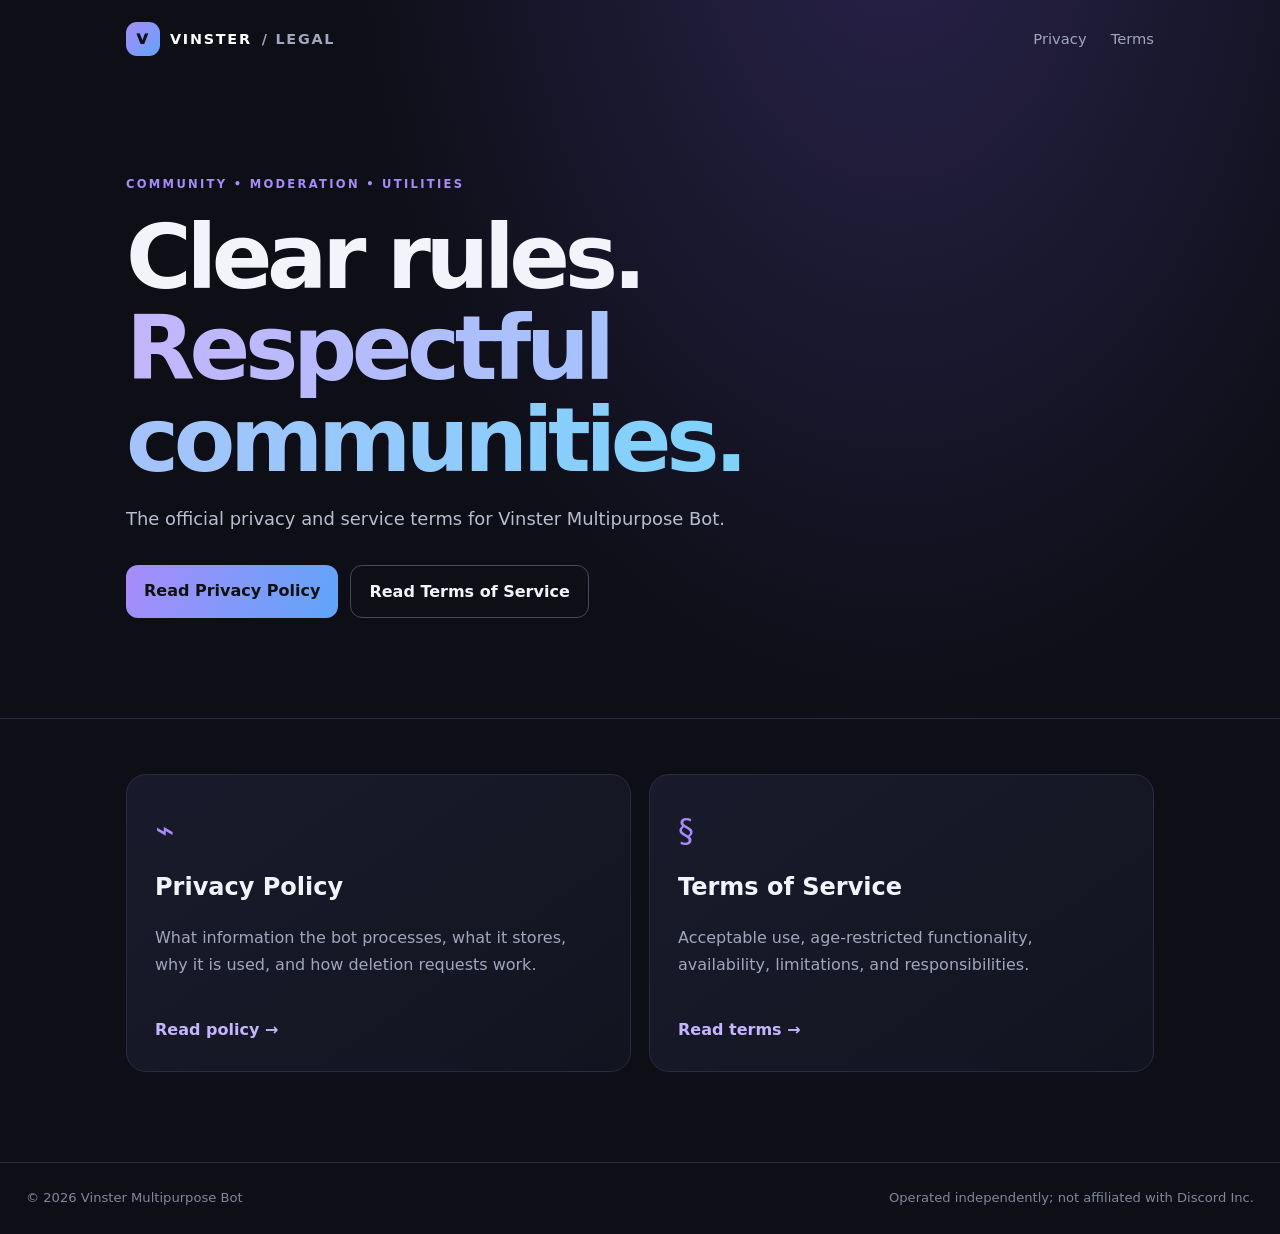
<file: index.html>
<!doctype html>
<html lang="en">
<head>
  <meta charset="utf-8"><meta name="viewport" content="width=device-width, initial-scale=1">
  <meta name="theme-color" content="#10111b"><meta name="description" content="Privacy Policy and Terms of Service for Vinster Multipurpose Bot.">
  <title>Vinster Multipurpose Bot — Legal</title><link rel="stylesheet" href="styles.css">
</head>
<body>
<header class="hero"><nav><a class="brand" href="index.html"><span class="mark">V</span> VINSTER <span class="muted">/ LEGAL</span></a><div class="navlinks"><a href="privacy.html">Privacy</a><a href="terms.html">Terms</a></div></nav>
  <div class="hero-content"><p class="eyebrow">COMMUNITY • MODERATION • UTILITIES</p><h1>Clear rules.<br><span>Respectful communities.</span></h1><p class="lead">The official privacy and service terms for Vinster Multipurpose Bot.</p><div class="actions"><a class="button primary" href="privacy.html">Read Privacy Policy</a><a class="button secondary" href="terms.html">Read Terms of Service</a></div></div>
</header>
<main class="cards"><a class="card" href="privacy.html"><div class="icon">⌁</div><h2>Privacy Policy</h2><p>What information the bot processes, what it stores, why it is used, and how deletion requests work.</p><span>Read policy →</span></a><a class="card" href="terms.html"><div class="icon">§</div><h2>Terms of Service</h2><p>Acceptable use, age-restricted functionality, availability, limitations, and responsibilities.</p><span>Read terms →</span></a></main>
<footer><span>© <span id="year"></span> Vinster Multipurpose Bot</span><span>Operated independently; not affiliated with Discord Inc.</span></footer><script>document.getElementById('year').textContent=new Date().getFullYear()</script>
</body></html>
</file>
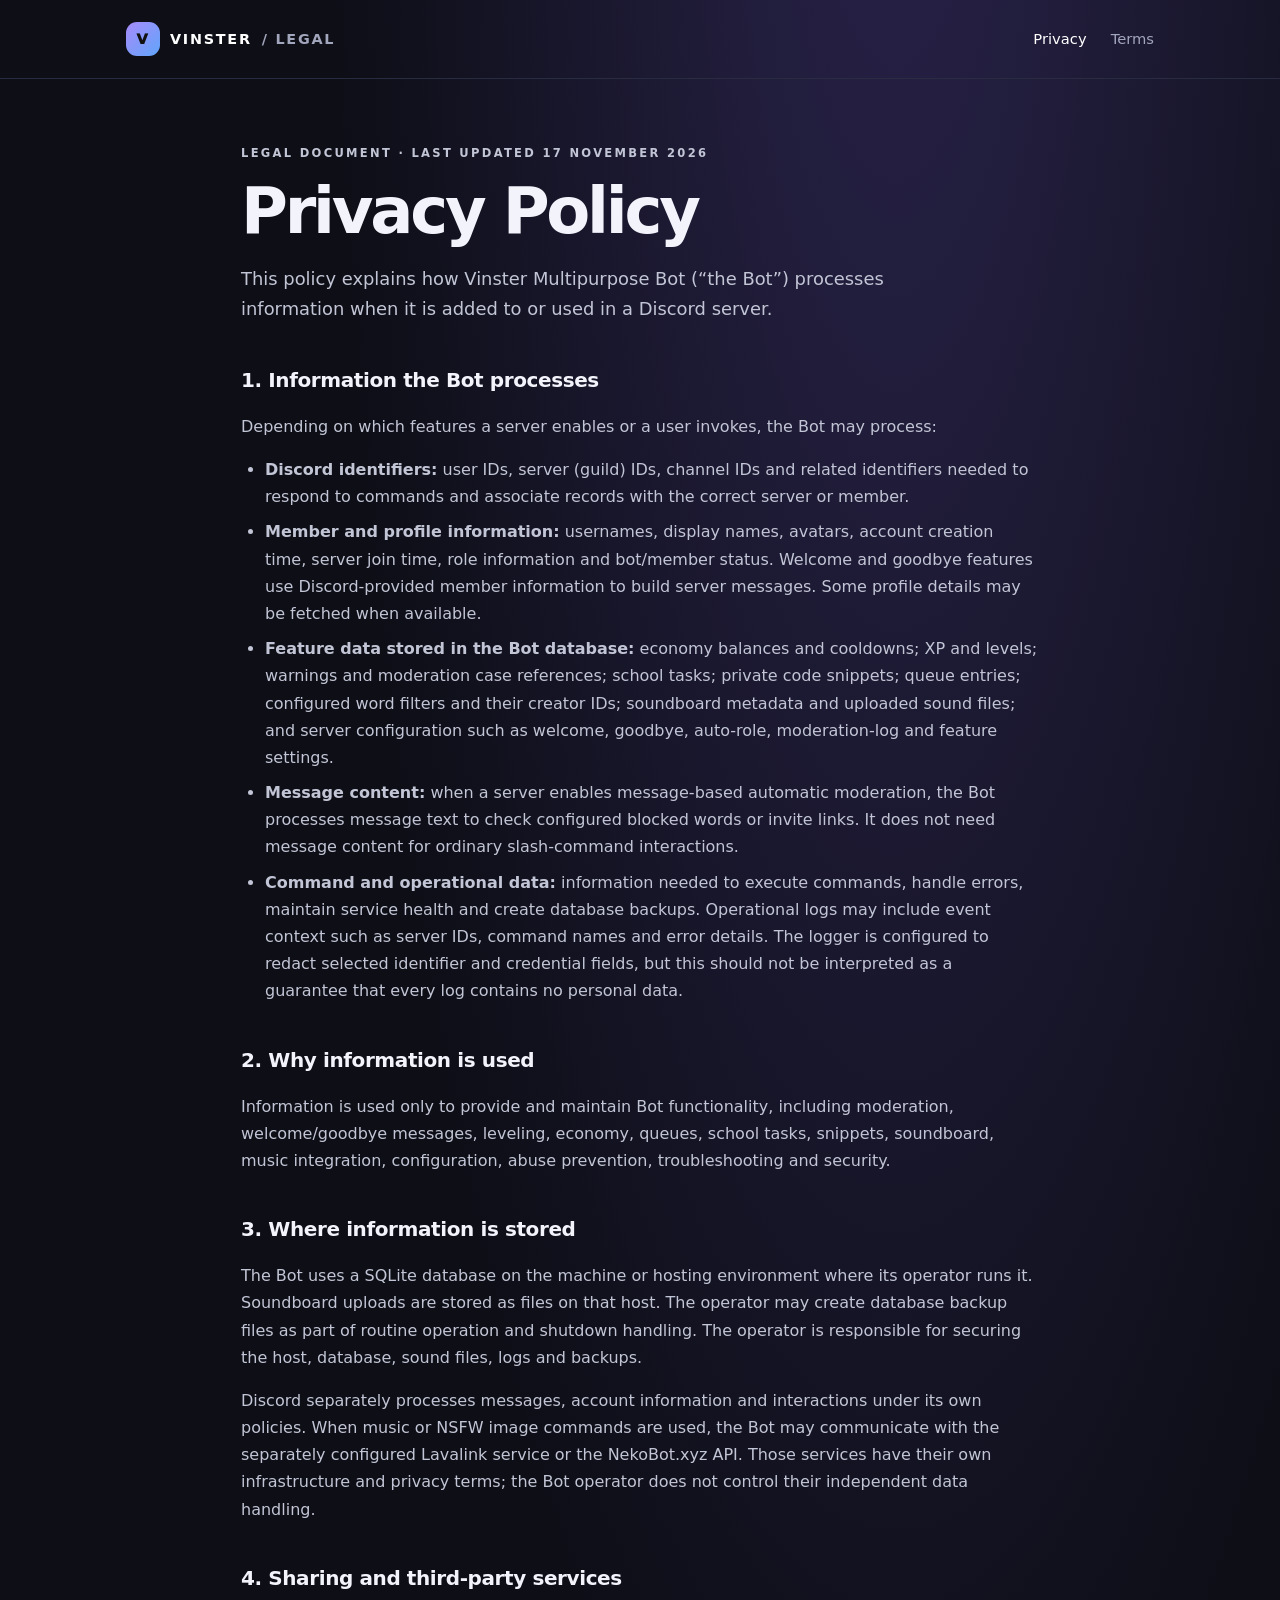
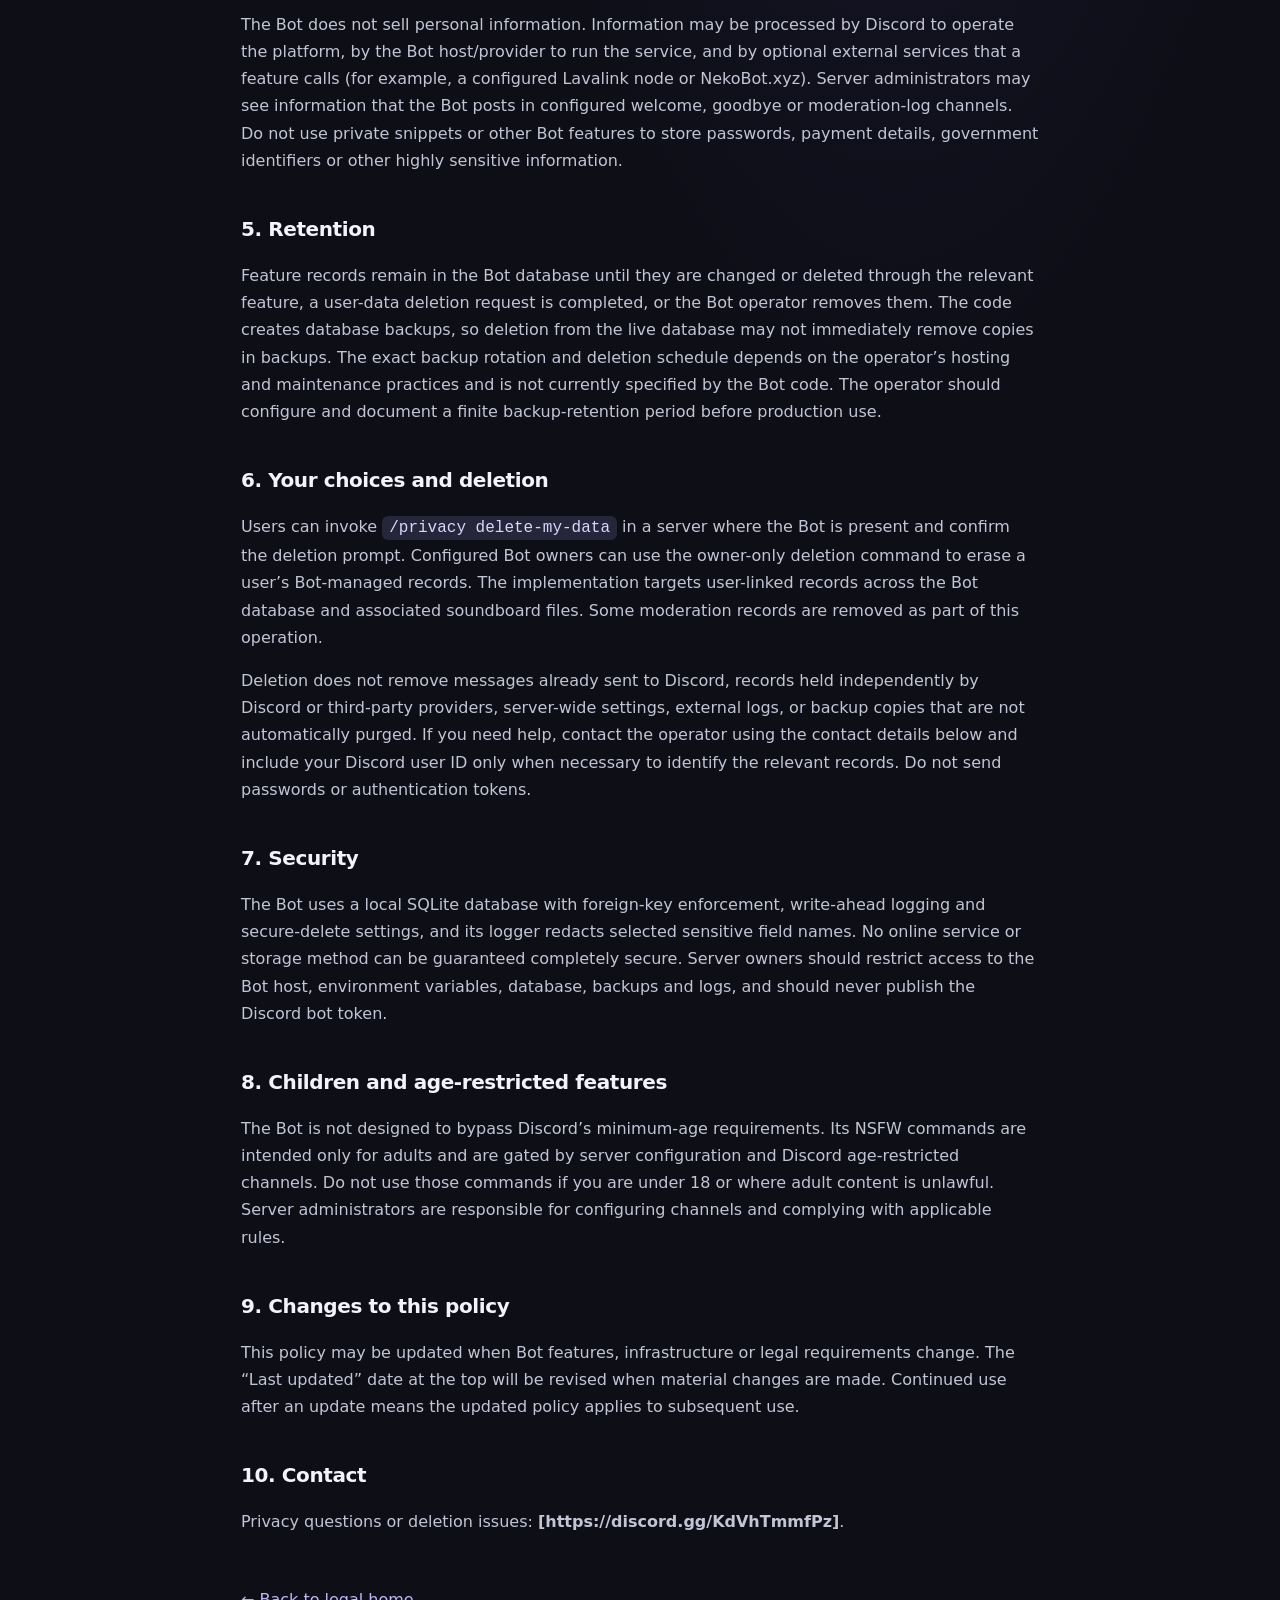
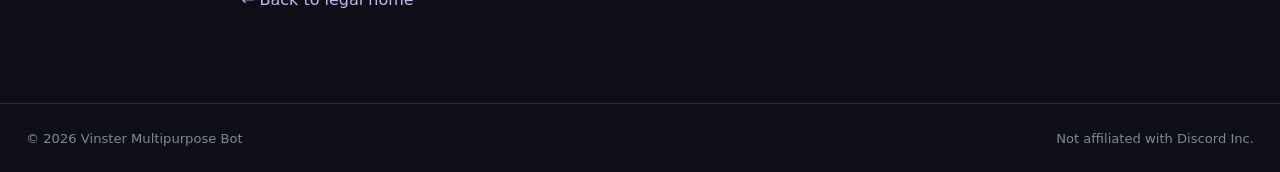
<file: privacy.html>
<!doctype html><html lang="en"><head><meta charset="utf-8"><meta name="viewport" content="width=device-width,initial-scale=1"><meta name="theme-color" content="#10111b"><title>Privacy Policy — Vinster Multipurpose Bot</title><link rel="stylesheet" href="styles.css"></head><body>
<header class="top"><nav><a class="brand" href="index.html"><span class="mark">V</span> VINSTER <span class="muted">/ LEGAL</span></a><div class="navlinks"><a class="active" href="privacy.html">Privacy</a><a href="terms.html">Terms</a></div></nav></header>
<main class="document"><p class="eyebrow">LEGAL DOCUMENT · LAST UPDATED 17 NOVEMBER 2026</p><h1>Privacy Policy</h1><p class="lead">This policy explains how Vinster Multipurpose Bot (“the Bot”) processes information when it is added to or used in a Discord server.</p>

<h2>1. Information the Bot processes</h2><p>Depending on which features a server enables or a user invokes, the Bot may process:</p><ul><li><strong>Discord identifiers:</strong> user IDs, server (guild) IDs, channel IDs and related identifiers needed to respond to commands and associate records with the correct server or member.</li><li><strong>Member and profile information:</strong> usernames, display names, avatars, account creation time, server join time, role information and bot/member status. Welcome and goodbye features use Discord-provided member information to build server messages. Some profile details may be fetched when available.</li><li><strong>Feature data stored in the Bot database:</strong> economy balances and cooldowns; XP and levels; warnings and moderation case references; school tasks; private code snippets; queue entries; configured word filters and their creator IDs; soundboard metadata and uploaded sound files; and server configuration such as welcome, goodbye, auto-role, moderation-log and feature settings.</li><li><strong>Message content:</strong> when a server enables message-based automatic moderation, the Bot processes message text to check configured blocked words or invite links. It does not need message content for ordinary slash-command interactions.</li><li><strong>Command and operational data:</strong> information needed to execute commands, handle errors, maintain service health and create database backups. Operational logs may include event context such as server IDs, command names and error details. The logger is configured to redact selected identifier and credential fields, but this should not be interpreted as a guarantee that every log contains no personal data.</li></ul>
<h2>2. Why information is used</h2><p>Information is used only to provide and maintain Bot functionality, including moderation, welcome/goodbye messages, leveling, economy, queues, school tasks, snippets, soundboard, music integration, configuration, abuse prevention, troubleshooting and security.</p>
<h2>3. Where information is stored</h2><p>The Bot uses a SQLite database on the machine or hosting environment where its operator runs it. Soundboard uploads are stored as files on that host. The operator may create database backup files as part of routine operation and shutdown handling. The operator is responsible for securing the host, database, sound files, logs and backups.</p><p>Discord separately processes messages, account information and interactions under its own policies. When music or NSFW image commands are used, the Bot may communicate with the separately configured Lavalink service or the NekoBot.xyz API. Those services have their own infrastructure and privacy terms; the Bot operator does not control their independent data handling.</p>
<h2>4. Sharing and third-party services</h2><p>The Bot does not sell personal information. Information may be processed by Discord to operate the platform, by the Bot host/provider to run the service, and by optional external services that a feature calls (for example, a configured Lavalink node or NekoBot.xyz). Server administrators may see information that the Bot posts in configured welcome, goodbye or moderation-log channels. Do not use private snippets or other Bot features to store passwords, payment details, government identifiers or other highly sensitive information.</p>
<h2>5. Retention</h2><p>Feature records remain in the Bot database until they are changed or deleted through the relevant feature, a user-data deletion request is completed, or the Bot operator removes them. The code creates database backups, so deletion from the live database may not immediately remove copies in backups. The exact backup rotation and deletion schedule depends on the operator’s hosting and maintenance practices and is not currently specified by the Bot code. The operator should configure and document a finite backup-retention period before production use.</p>
<h2>6. Your choices and deletion</h2><p>Users can invoke <code>/privacy delete-my-data</code> in a server where the Bot is present and confirm the deletion prompt. Configured Bot owners can use the owner-only deletion command to erase a user’s Bot-managed records. The implementation targets user-linked records across the Bot database and associated soundboard files. Some moderation records are removed as part of this operation.</p><p>Deletion does not remove messages already sent to Discord, records held independently by Discord or third-party providers, server-wide settings, external logs, or backup copies that are not automatically purged. If you need help, contact the operator using the contact details below and include your Discord user ID only when necessary to identify the relevant records. Do not send passwords or authentication tokens.</p>
<h2>7. Security</h2><p>The Bot uses a local SQLite database with foreign-key enforcement, write-ahead logging and secure-delete settings, and its logger redacts selected sensitive field names. No online service or storage method can be guaranteed completely secure. Server owners should restrict access to the Bot host, environment variables, database, backups and logs, and should never publish the Discord bot token.</p>
<h2>8. Children and age-restricted features</h2><p>The Bot is not designed to bypass Discord’s minimum-age requirements. Its NSFW commands are intended only for adults and are gated by server configuration and Discord age-restricted channels. Do not use those commands if you are under 18 or where adult content is unlawful. Server administrators are responsible for configuring channels and complying with applicable rules.</p>
<h2>9. Changes to this policy</h2><p>This policy may be updated when Bot features, infrastructure or legal requirements change. The “Last updated” date at the top will be revised when material changes are made. Continued use after an update means the updated policy applies to subsequent use.</p>
<h2>10. Contact</h2><p>Privacy questions or deletion issues: <strong>[https://discord.gg/KdVhTmmfPz]</strong>.</p>
<p class="back"><a href="index.html">← Back to legal home</a></p></main><footer><span>© 2026 Vinster Multipurpose Bot</span><span>Not affiliated with Discord Inc.</span></footer></body></html>
</file>
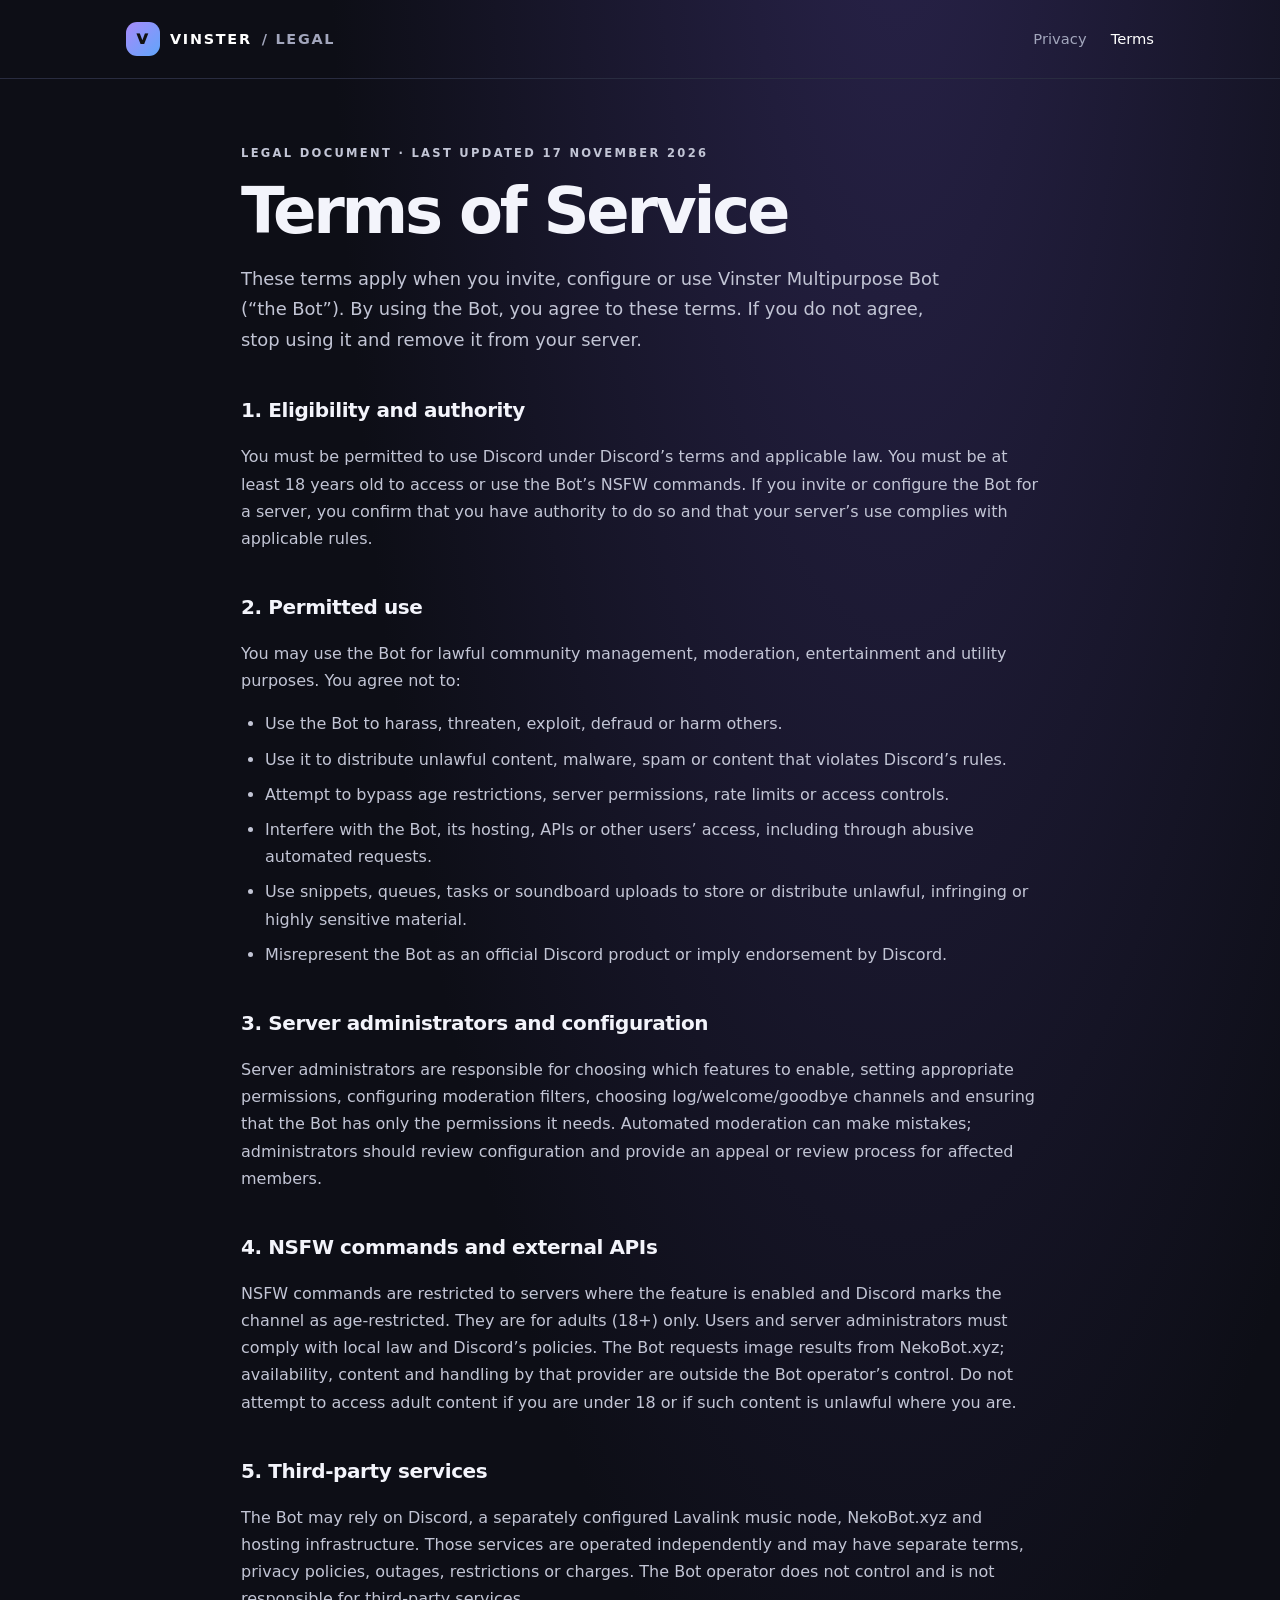
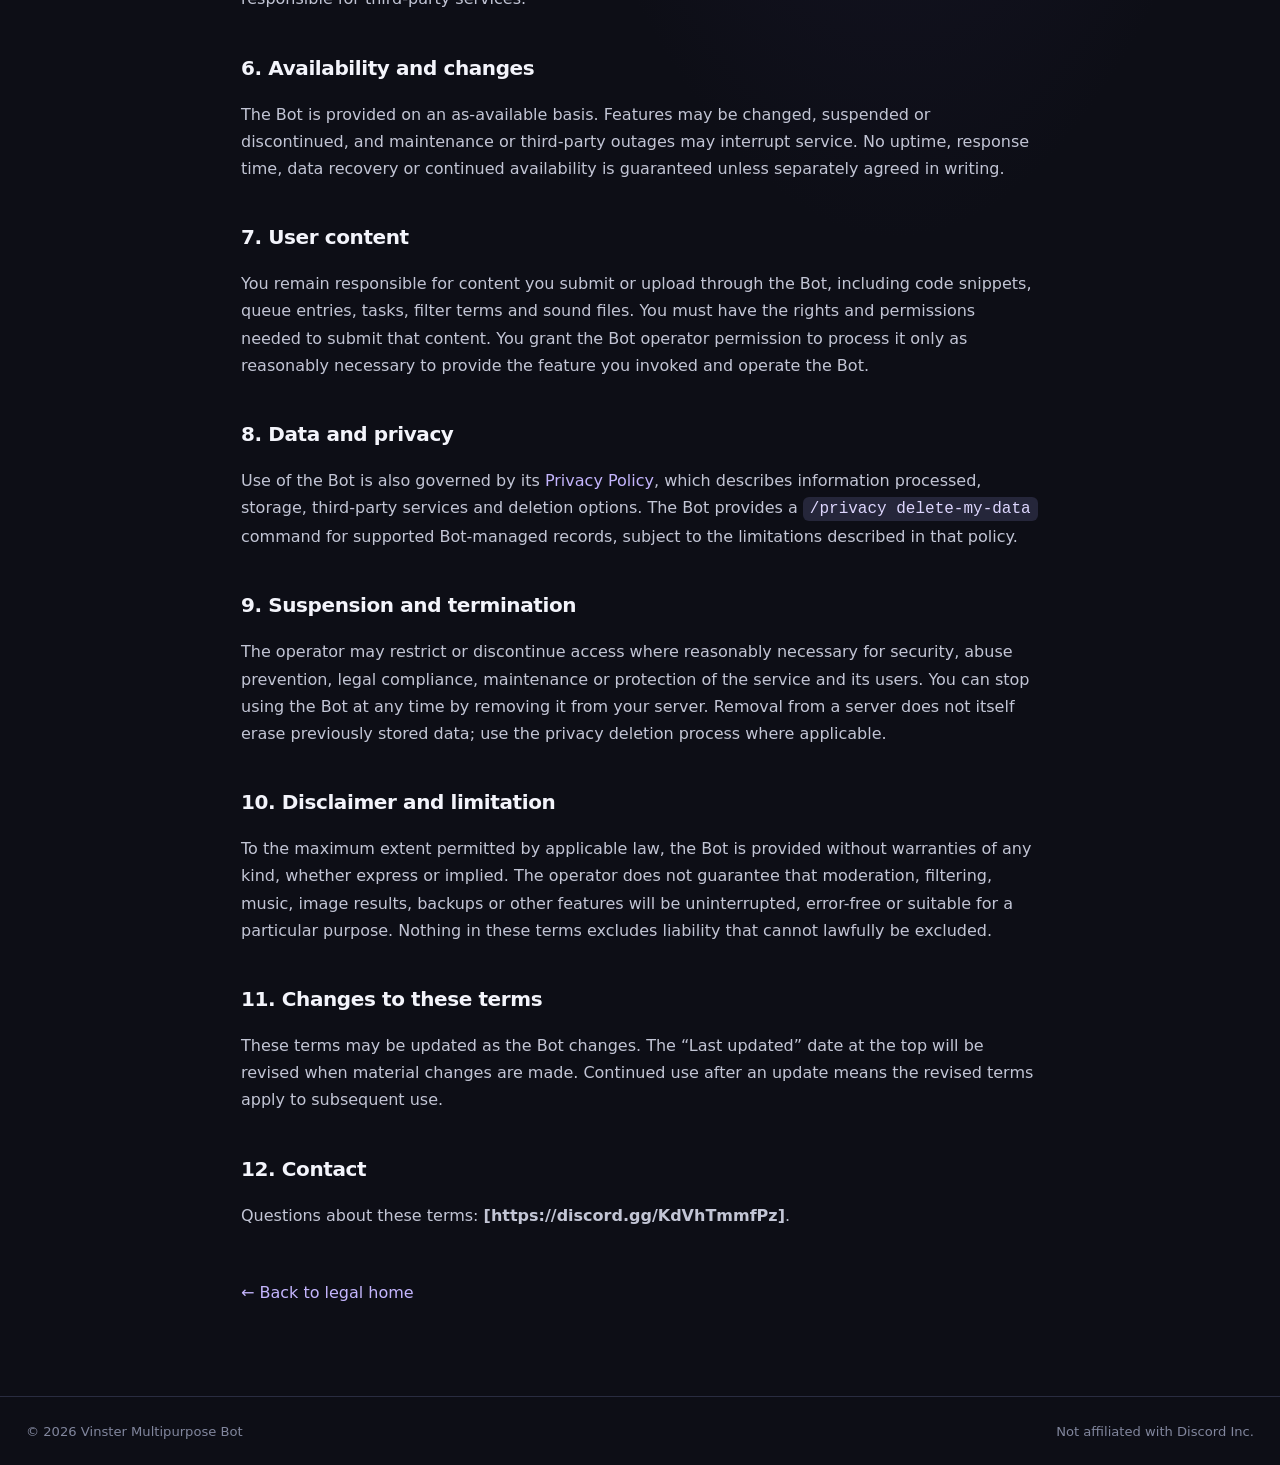
<file: terms.html>
<!doctype html><html lang="en"><head><meta charset="utf-8"><meta name="viewport" content="width=device-width,initial-scale=1"><meta name="theme-color" content="#10111b"><title>Terms of Service — Vinster Multipurpose Bot</title><link rel="stylesheet" href="styles.css"></head><body>
<header class="top"><nav><a class="brand" href="index.html"><span class="mark">V</span> VINSTER <span class="muted">/ LEGAL</span></a><div class="navlinks"><a href="privacy.html">Privacy</a><a class="active" href="terms.html">Terms</a></div></nav></header>
<main class="document"><p class="eyebrow">LEGAL DOCUMENT · LAST UPDATED 17 NOVEMBER 2026</p><h1>Terms of Service</h1><p class="lead">These terms apply when you invite, configure or use Vinster Multipurpose Bot (“the Bot”). By using the Bot, you agree to these terms. If you do not agree, stop using it and remove it from your server.</p>
  
<h2>1. Eligibility and authority</h2><p>You must be permitted to use Discord under Discord’s terms and applicable law. You must be at least 18 years old to access or use the Bot’s NSFW commands. If you invite or configure the Bot for a server, you confirm that you have authority to do so and that your server’s use complies with applicable rules.</p>
<h2>2. Permitted use</h2><p>You may use the Bot for lawful community management, moderation, entertainment and utility purposes. You agree not to:</p><ul><li>Use the Bot to harass, threaten, exploit, defraud or harm others.</li><li>Use it to distribute unlawful content, malware, spam or content that violates Discord’s rules.</li><li>Attempt to bypass age restrictions, server permissions, rate limits or access controls.</li><li>Interfere with the Bot, its hosting, APIs or other users’ access, including through abusive automated requests.</li><li>Use snippets, queues, tasks or soundboard uploads to store or distribute unlawful, infringing or highly sensitive material.</li><li>Misrepresent the Bot as an official Discord product or imply endorsement by Discord.</li></ul>
<h2>3. Server administrators and configuration</h2><p>Server administrators are responsible for choosing which features to enable, setting appropriate permissions, configuring moderation filters, choosing log/welcome/goodbye channels and ensuring that the Bot has only the permissions it needs. Automated moderation can make mistakes; administrators should review configuration and provide an appeal or review process for affected members.</p>
<h2>4. NSFW commands and external APIs</h2><p>NSFW commands are restricted to servers where the feature is enabled and Discord marks the channel as age-restricted. They are for adults (18+) only. Users and server administrators must comply with local law and Discord’s policies. The Bot requests image results from NekoBot.xyz; availability, content and handling by that provider are outside the Bot operator’s control. Do not attempt to access adult content if you are under 18 or if such content is unlawful where you are.</p>
<h2>5. Third-party services</h2><p>The Bot may rely on Discord, a separately configured Lavalink music node, NekoBot.xyz and hosting infrastructure. Those services are operated independently and may have separate terms, privacy policies, outages, restrictions or charges. The Bot operator does not control and is not responsible for third-party services.</p>
<h2>6. Availability and changes</h2><p>The Bot is provided on an as-available basis. Features may be changed, suspended or discontinued, and maintenance or third-party outages may interrupt service. No uptime, response time, data recovery or continued availability is guaranteed unless separately agreed in writing.</p>
<h2>7. User content</h2><p>You remain responsible for content you submit or upload through the Bot, including code snippets, queue entries, tasks, filter terms and sound files. You must have the rights and permissions needed to submit that content. You grant the Bot operator permission to process it only as reasonably necessary to provide the feature you invoked and operate the Bot.</p>
<h2>8. Data and privacy</h2><p>Use of the Bot is also governed by its <a href="privacy.html">Privacy Policy</a>, which describes information processed, storage, third-party services and deletion options. The Bot provides a <code>/privacy delete-my-data</code> command for supported Bot-managed records, subject to the limitations described in that policy.</p>
<h2>9. Suspension and termination</h2><p>The operator may restrict or discontinue access where reasonably necessary for security, abuse prevention, legal compliance, maintenance or protection of the service and its users. You can stop using the Bot at any time by removing it from your server. Removal from a server does not itself erase previously stored data; use the privacy deletion process where applicable.</p>
<h2>10. Disclaimer and limitation</h2><p>To the maximum extent permitted by applicable law, the Bot is provided without warranties of any kind, whether express or implied. The operator does not guarantee that moderation, filtering, music, image results, backups or other features will be uninterrupted, error-free or suitable for a particular purpose. Nothing in these terms excludes liability that cannot lawfully be excluded.</p>
<h2>11. Changes to these terms</h2><p>These terms may be updated as the Bot changes. The “Last updated” date at the top will be revised when material changes are made. Continued use after an update means the revised terms apply to subsequent use.</p>
<h2>12. Contact</h2><p>Questions about these terms: <strong>[https://discord.gg/KdVhTmmfPz]</strong>.</p>
<p class="back"><a href="index.html">← Back to legal home</a></p></main><footer><span>© 2026 Vinster Multipurpose Bot</span><span>Not affiliated with Discord Inc.</span></footer></body></html>
</file>
<file: styles.css>
:root{color-scheme:dark;--bg:#0d0e16;--panel:#151725;--line:#292c40;--text:#f3f4fb;--muted:#a2a6bc;--accent:#a78bfa;--accent2:#60a5fa}*{box-sizing:border-box}body{margin:0;background:radial-gradient(ellipse at 70% -10%,#29234b 0,transparent 45%),var(--bg);color:var(--text);font:16px/1.7 Inter,ui-sans-serif,system-ui,-apple-system,Segoe UI,sans-serif}a{color:#c4b5fd;text-decoration:none}a:hover{color:#fff}nav{max-width:1080px;margin:auto;padding:22px 26px;display:flex;align-items:center;justify-content:space-between}.brand{font-weight:900;letter-spacing:.12em;color:#fff;font-size:.9rem;display:flex;align-items:center;gap:10px}.mark{display:grid;place-items:center;width:34px;height:34px;border-radius:11px;background:linear-gradient(135deg,var(--accent),var(--accent2));color:#111;font-weight:950}.muted{color:var(--muted)}.navlinks{display:flex;gap:24px;font-size:.92rem}.navlinks a{color:var(--muted)}.navlinks a:hover,.navlinks .active{color:#fff}.hero{min-height:490px;border-bottom:1px solid var(--line)}.hero-content{max-width:1080px;margin:0 auto;padding:85px 26px 100px}.eyebrow{font-size:.72rem;font-weight:800;letter-spacing:.2em;color:var(--accent);text-transform:uppercase}.hero h1{font-size:clamp(3rem,7vw,5.7rem);line-height:1.02;letter-spacing:-.06em;margin:18px 0}.hero h1 span{background:linear-gradient(90deg,#c4b5fd,#7dd3fc);background-clip:text;color:transparent}.lead{font-size:1.12rem;color:#b9bdd0;max-width:720px}.actions{display:flex;gap:12px;flex-wrap:wrap;margin-top:30px}.button{padding:12px 18px;border-radius:12px;font-weight:750}.primary{background:linear-gradient(110deg,#a78bfa,#60a5fa);color:#111}.secondary{border:1px solid #454861;color:#f3f4fb}.cards{max-width:1080px;margin:55px auto 90px;padding:0 26px;display:grid;grid-template-columns:repeat(2,minmax(0,1fr));gap:18px}.card{padding:28px;border:1px solid var(--line);border-radius:20px;background:linear-gradient(145deg,#191b2c,#121420);color:var(--text);transition:transform .2s,border-color .2s}.card:hover{transform:translateY(-3px);border-color:#7770b8}.icon{font-size:2rem;color:var(--accent)}.card h2{margin:10px 0 4px}.card p{color:var(--muted);min-height:76px}.card span{font-weight:750;color:#c4b5fd}.top{border-bottom:1px solid var(--line)}.document{max-width:850px;margin:65px auto 90px;padding:0 26px}.document h1{font-size:clamp(2.5rem,6vw,4rem);letter-spacing:-.05em;line-height:1.1;margin:12px 0 18px}.document h2{font-size:1.25rem;margin:38px 0 8px;letter-spacing:-.02em}.document p,.document li{color:#c2c5d5}.document ul{padding-left:24px}.document li{margin:8px 0}.notice{margin:28px 0;padding:18px 20px;border:1px solid #4b4675;border-left:4px solid var(--accent);border-radius:12px;background:#19182a;color:#d5d3e6}.notice strong{color:#fff}.document code{background:#25263a;padding:3px 7px;border-radius:6px;color:#ddd6fe}.back{margin-top:50px}footer{border-top:1px solid var(--line);padding:24px 26px;display:flex;justify-content:space-between;gap:12px;flex-wrap:wrap;color:#81869d;font-size:.82rem;max-width:100%} @media(max-width:650px){.cards{grid-template-columns:1fr}.hero-content{padding-top:65px}.card p{min-height:0}.navlinks{gap:14px}}
</file>
